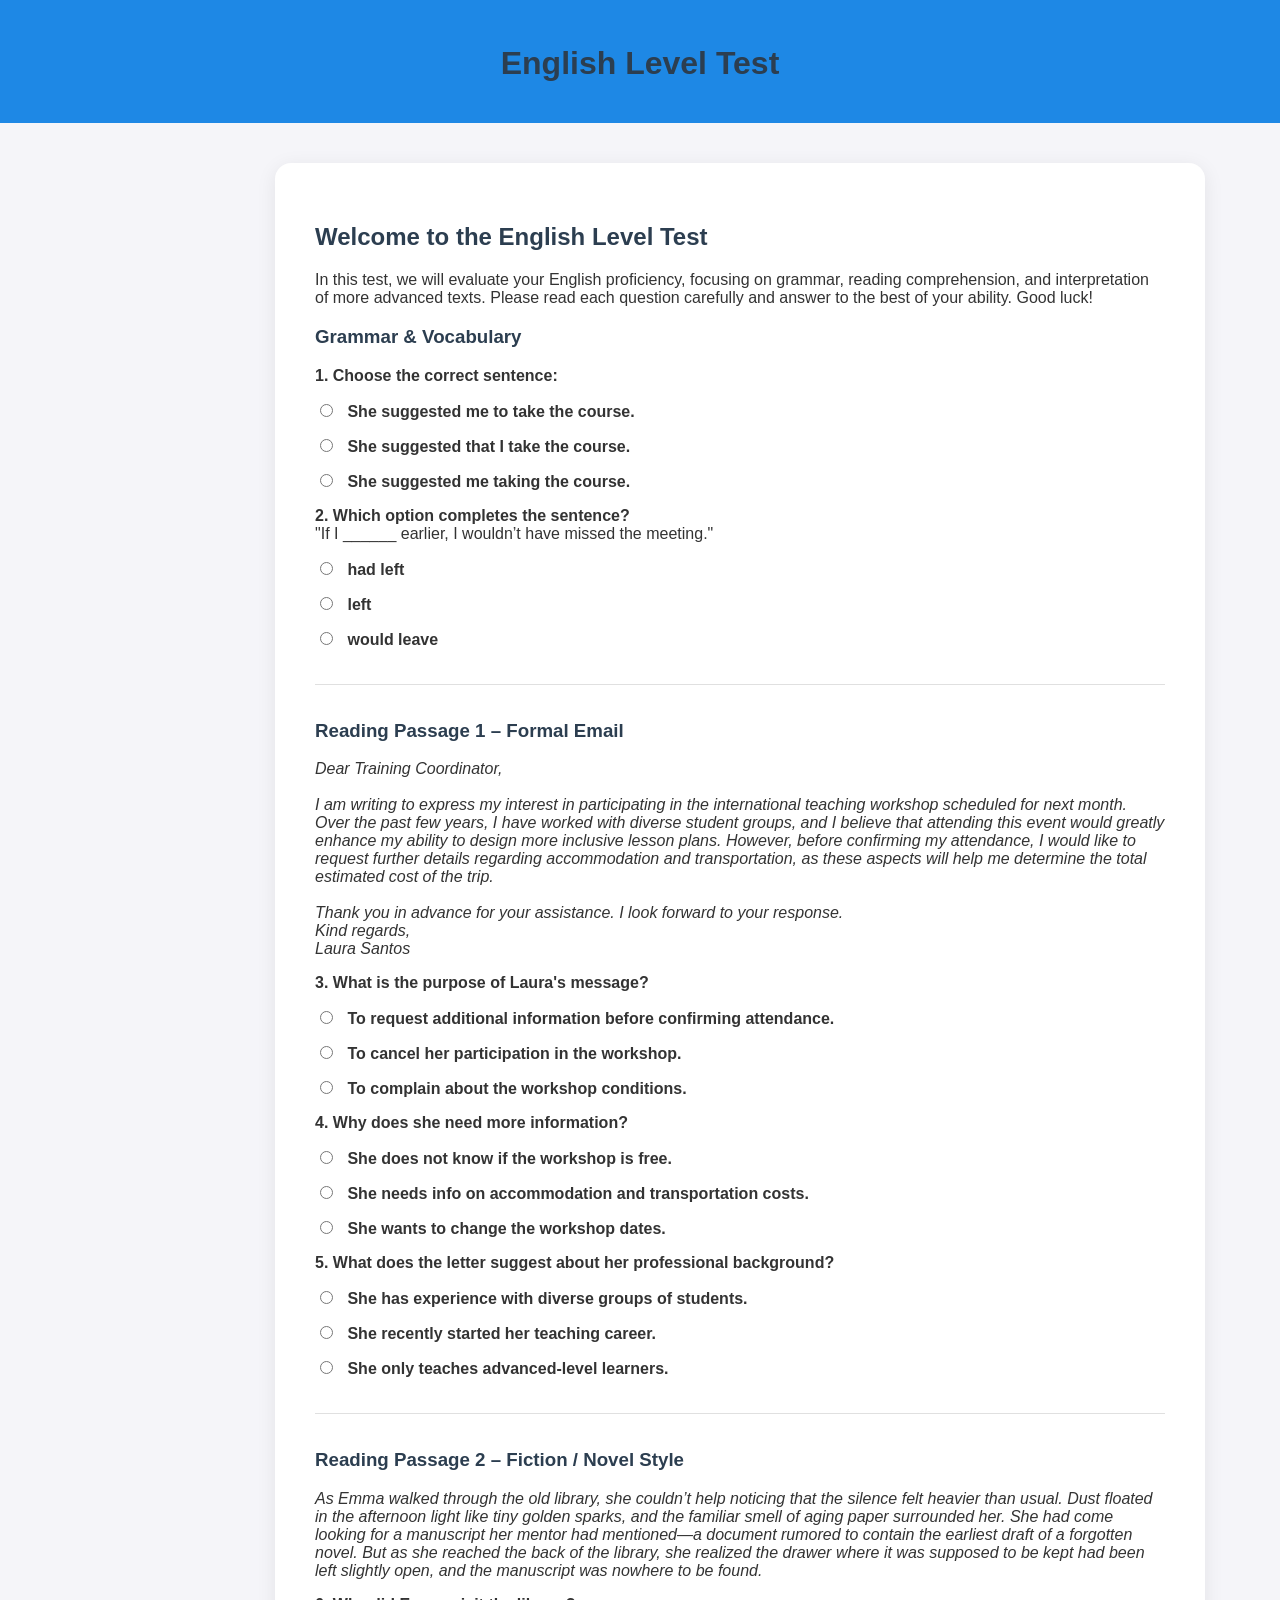
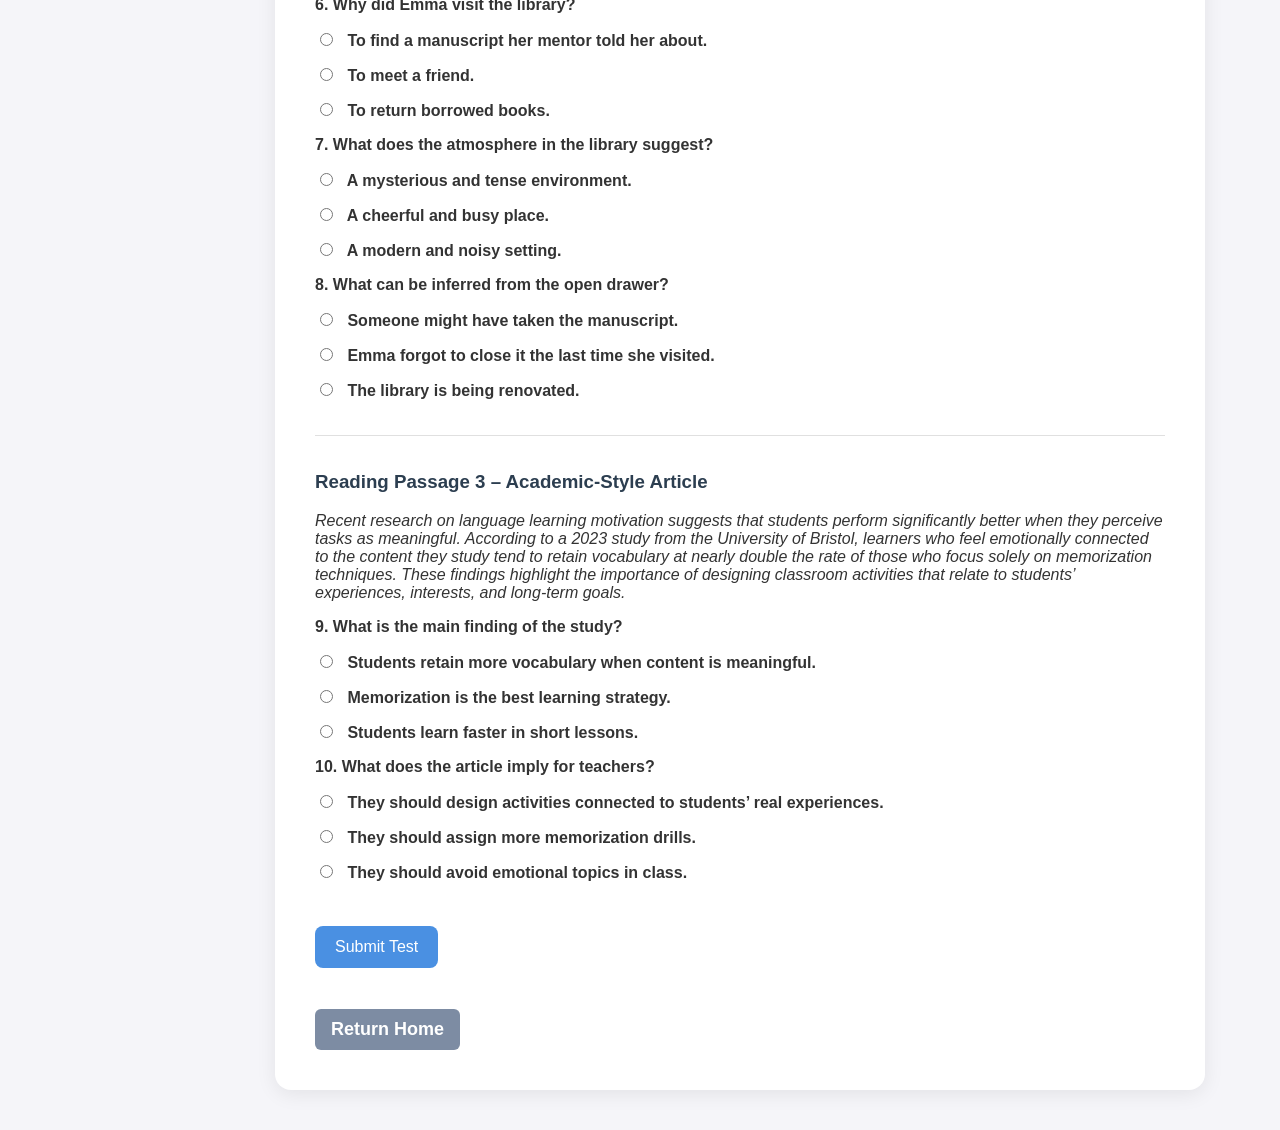
<file: test.html>
<!DOCTYPE html>
<html lang="en">
<head>
<meta charset="UTF-8" />
<meta name="viewport" content="width=device-width, initial-scale=1.0" />
<title>English Level Test</title>
<link rel="stylesheet" href="style.css" />
<style>
  body {
    background: #f5f5f9;
    font-family: Arial, sans-serif;
  }

  .container {
    max-width: 850px;
    margin: 40px auto;
    background: white;
    padding: 40px;
    border-radius: 16px;
    box-shadow: 0 4px 20px rgba(0, 0, 0, 0.08);
    position: relative;
    left: 50px; /* desplaza todo el contenido 5cm aprox */
  }

  h1, h2, h3 {
    color: #2c3e50;
  }

  button {
    background: #4a90e2;
    border: none;
    padding: 12px 20px;
    font-size: 16px;
    color: white;
    border-radius: 8px;
    cursor: pointer;
    margin-top: 20px;
    transition: 0.2s ease;
  }

  button:hover {
    background: #357ab8;
  }

  .btn {
    display: inline-block;
    margin-top: 25px;
    background: #7d8ca3;
    padding: 10px 16px;
    color: white;
    border-radius: 6px;
    text-decoration: none;
  }

  label {
    display: block;
    margin-bottom: 6px;
  }

  hr {
    margin: 35px 0;
    border: none;
    height: 1px;
    background: #e0e0e0;
  }
</style>
</head>

<body>
<header>
  <h1 style="text-align:center; margin-top:25px;">English Level Test</h1>
</header>

<section class="container">
<h2>Welcome to the English Level Test</h2>
<p>
In this test, we will evaluate your English proficiency, focusing on grammar, reading comprehension, and interpretation of more advanced texts.  
Please read each question carefully and answer to the best of your ability.  
Good luck!
</p>

<form id="quizForm">

<h3>Grammar & Vocabulary</h3>

<p><b>1. Choose the correct sentence:</b></p>
<label><input type="radio" name="q1" value="0"> She suggested me to take the course.</label>
<label><input type="radio" name="q1" value="1"> She suggested that I take the course.</label>
<label><input type="radio" name="q1" value="0"> She suggested me taking the course.</label>

<p><b>2. Which option completes the sentence?</b><br>
"If I ______ earlier, I wouldn’t have missed the meeting."</p>
<label><input type="radio" name="q2" value="1"> had left</label>
<label><input type="radio" name="q2" value="0"> left</label>
<label><input type="radio" name="q2" value="0"> would leave</label>

<hr>

<h3>Reading Passage 1 – Formal Email</h3>
<p><i>
Dear Training Coordinator,<br><br>
I am writing to express my interest in participating in the international teaching workshop scheduled for next month.  
Over the past few years, I have worked with diverse student groups, and I believe that attending this event would greatly enhance my ability to design more inclusive lesson plans.  
However, before confirming my attendance, I would like to request further details regarding accommodation and transportation, as these aspects will help me determine the total estimated cost of the trip.<br><br>
Thank you in advance for your assistance. I look forward to your response.<br>
Kind regards,<br>
Laura Santos
</i></p>

<p><b>3. What is the purpose of Laura's message?</b></p>
<label><input type="radio" name="q3" value="1"> To request additional information before confirming attendance.</label>
<label><input type="radio" name="q3" value="0"> To cancel her participation in the workshop.</label>
<label><input type="radio" name="q3" value="0"> To complain about the workshop conditions.</label>

<p><b>4. Why does she need more information?</b></p>
<label><input type="radio" name="q4" value="0"> She does not know if the workshop is free.</label>
<label><input type="radio" name="q4" value="1"> She needs info on accommodation and transportation costs.</label>
<label><input type="radio" name="q4" value="0"> She wants to change the workshop dates.</label>

<p><b>5. What does the letter suggest about her professional background?</b></p>
<label><input type="radio" name="q5" value="1"> She has experience with diverse groups of students.</label>
<label><input type="radio" name="q5" value="0"> She recently started her teaching career.</label>
<label><input type="radio" name="q5" value="0"> She only teaches advanced-level learners.</label>

<hr>

<h3>Reading Passage 2 – Fiction / Novel Style</h3>
<p><i>
As Emma walked through the old library, she couldn’t help noticing that the silence felt heavier than usual.  
Dust floated in the afternoon light like tiny golden sparks, and the familiar smell of aging paper surrounded her.  
She had come looking for a manuscript her mentor had mentioned—a document rumored to contain the earliest draft of a forgotten novel.  
But as she reached the back of the library, she realized the drawer where it was supposed to be kept had been left slightly open, and the manuscript was nowhere to be found.
</i></p>

<p><b>6. Why did Emma visit the library?</b></p>
<label><input type="radio" name="q6" value="1"> To find a manuscript her mentor told her about.</label>
<label><input type="radio" name="q6" value="0"> To meet a friend.</label>
<label><input type="radio" name="q6" value="0"> To return borrowed books.</label>

<p><b>7. What does the atmosphere in the library suggest?</b></p>
<label><input type="radio" name="q7" value="1"> A mysterious and tense environment.</label>
<label><input type="radio" name="q7" value="0"> A cheerful and busy place.</label>
<label><input type="radio" name="q7" value="0"> A modern and noisy setting.</label>

<p><b>8. What can be inferred from the open drawer?</b></p>
<label><input type="radio" name="q8" value="1"> Someone might have taken the manuscript.</label>
<label><input type="radio" name="q8" value="0"> Emma forgot to close it the last time she visited.</label>
<label><input type="radio" name="q8" value="0"> The library is being renovated.</label>

<hr>

<h3>Reading Passage 3 – Academic-Style Article</h3>
<p><i>
Recent research on language learning motivation suggests that students perform significantly better when they perceive tasks as meaningful.  
According to a 2023 study from the University of Bristol, learners who feel emotionally connected to the content they study tend to retain vocabulary at nearly double the rate of those who focus solely on memorization techniques.  
These findings highlight the importance of designing classroom activities that relate to students’ experiences, interests, and long-term goals.
</i></p>

<p><b>9. What is the main finding of the study?</b></p>
<label><input type="radio" name="q9" value="1"> Students retain more vocabulary when content is meaningful.</label>
<label><input type="radio" name="q9" value="0"> Memorization is the best learning strategy.</label>
<label><input type="radio" name="q9" value="0"> Students learn faster in short lessons.</label>

<p><b>10. What does the article imply for teachers?</b></p>
<label><input type="radio" name="q10" value="1"> They should design activities connected to students’ real experiences.</label>
<label><input type="radio" name="q10" value="0"> They should assign more memorization drills.</label>
<label><input type="radio" name="q10" value="0"> They should avoid emotional topics in class.</label>

<br>
<button type="button" onclick="calculateScore()">Submit Test</button>
</form>

<p id="result"></p>

<a href="index.html" class="btn">Return Home</a>
</section>

<script src="script.js"></script>
</body>
</html>
</file>
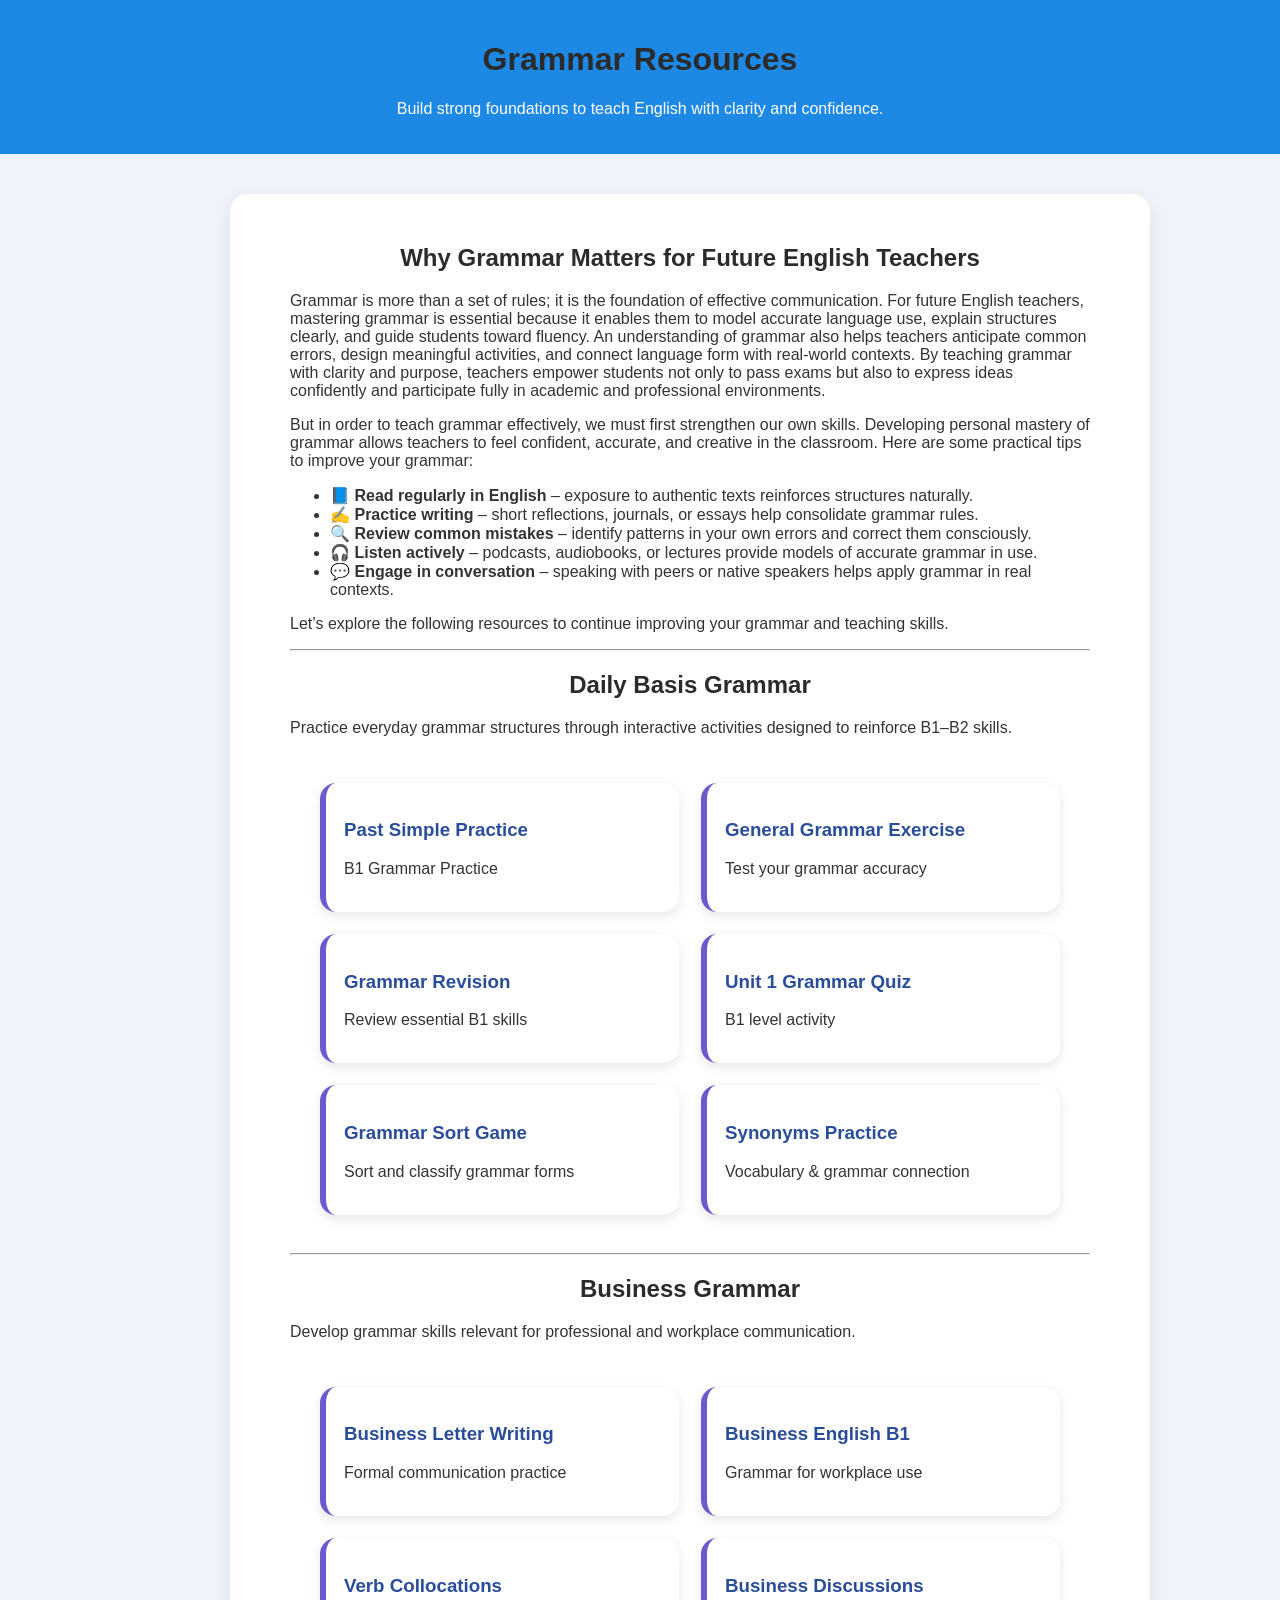
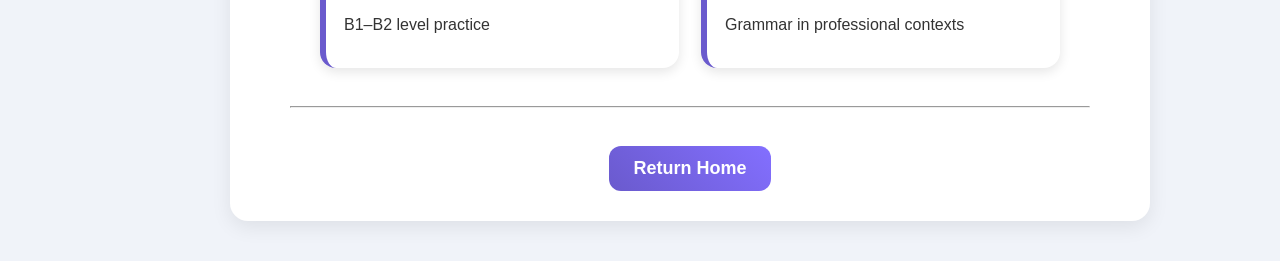
<file: activities/grammar.html>
<!DOCTYPE html>
<html lang="en">
<head>
<meta charset="UTF-8">
<meta name="viewport" content="width=device-width, initial-scale=1.0">
<title>Grammar Resources</title>
<link rel="stylesheet" href="../style.css">

<style>
    /* Mejor separación del contenido */
    .container {
        padding-left: 60px;
        padding-right: 60px;
    }

    /* Estilo más moderno para los títulos */
    h1, h2 {
        text-align: center;
        color: #2b2b2b;
        font-weight: 700;
    }

    /* Botones estilo Vocabulary */
    .btn {
        display: inline-block;
        background: linear-gradient(45deg, #6a5acd, #836fff);
        color: white;
        padding: 12px 24px;
        border-radius: 12px;
        font-weight: bold;
        text-decoration: none;
        transition: 0.3s ease;
        text-align: center;
        margin-top: 30px;
    }

    .btn:hover {
        background: linear-gradient(45deg, #5848c2, #6a5acd);
        transform: scale(1.05);
    }

    /* Tarjetas con colores como Vocabulary */
    .card {
        background: white;
        border-radius: 16px;
        padding: 18px;
        box-shadow: 0 4px 12px rgba(0,0,0,0.1);
        transition: 0.3s ease;
        border-left: 6px solid #6a5acd;
    }

    .card:hover {
        transform: translateY(-5px);
        box-shadow: 0 6px 18px rgba(0,0,0,0.15);
    }

    /* Grid más limpio */
    .grid {
        display: grid;
        grid-template-columns: repeat(auto-fit, minmax(260px, 1fr));
        gap: 22px;
    }

</style>

</head>

<body>

<header>
<h1>Grammar Resources</h1>
<p>Build strong foundations to teach English with clarity and confidence.</p>
</header>

<section class="container">

<h2>Why Grammar Matters for Future English Teachers</h2>

<p>
Grammar is more than a set of rules; it is the foundation of effective communication. 
For future English teachers, mastering grammar is essential because it enables them to model accurate language use, explain structures clearly, and guide students toward fluency.
An understanding of grammar also helps teachers anticipate common errors, design meaningful activities, and connect language form with real-world contexts.
By teaching grammar with clarity and purpose, teachers empower students not only to pass exams but also to express ideas confidently and participate fully in academic and professional environments.
</p>

<p>
But in order to teach grammar effectively, we must first strengthen our own skills. 
Developing personal mastery of grammar allows teachers to feel confident, accurate, and creative in the classroom.  
Here are some practical tips to improve your grammar:
</p>

<ul>
<li>📘 <strong>Read regularly in English</strong> – exposure to authentic texts reinforces structures naturally.</li>
<li>✍️ <strong>Practice writing</strong> – short reflections, journals, or essays help consolidate grammar rules.</li>
<li>🔍 <strong>Review common mistakes</strong> – identify patterns in your own errors and correct them consciously.</li>
<li>🎧 <strong>Listen actively</strong> – podcasts, audiobooks, or lectures provide models of accurate grammar in use.</li>
<li>💬 <strong>Engage in conversation</strong> – speaking with peers or native speakers helps apply grammar in real contexts.</li>
</ul>

<p>Let’s explore the following resources to continue improving your grammar and teaching skills.</p>

<hr>


<!-- DAILY BASIS GRAMMAR SECTION -->
<h2>Daily Basis Grammar</h2>
<p>Practice everyday grammar structures through interactive activities designed to reinforce B1–B2 skills.</p>

<div class="grid">

<div class="card" onclick="window.open('https://wordwall.net/resource/101725692/english/b1-grammar-practice-business-people-past-simple')">
<h3>Past Simple Practice</h3>
<p>B1 Grammar Practice</p>
</div>

<div class="card" onclick="window.open('https://wordwall.net/resource/50918/english/grammar-exercise')">
<h3>General Grammar Exercise</h3>
<p>Test your grammar accuracy</p>
</div>

<div class="card" onclick="window.open('https://wordwall.net/resource/72518080/b1-grammar-revision')">
<h3>Grammar Revision</h3>
<p>Review essential B1 skills</p>
</div>

<div class="card" onclick="window.open('https://wordwall.net/resource/92780868/b1-unit-1-a-grammar')">
<h3>Unit 1 Grammar Quiz</h3>
<p>B1 level activity</p>
</div>

<div class="card" onclick="window.open('https://wordwall.net/resource/61297/english/grammar-sort')">
<h3>Grammar Sort Game</h3>
<p>Sort and classify grammar forms</p>
</div>

<div class="card" onclick="window.open('https://wordwall.net/resource/22378960/english/synonyms')">
<h3>Synonyms Practice</h3>
<p>Vocabulary & grammar connection</p>
</div>

</div>

<hr>


<!-- BUSINESS GRAMMAR SECTION -->
<h2>Business Grammar</h2>
<p>Develop grammar skills relevant for professional and workplace communication.</p>

<div class="grid">

<div class="card" onclick="window.open('https://wordwall.net/es/resource/14281583/ctae-business/business-letter')">
<h3>Business Letter Writing</h3>
<p>Formal communication practice</p>
</div>

<div class="card" onclick="window.open('https://wordwall.net/es/resource/7602951/business-english-b1')">
<h3>Business English B1</h3>
<p>Grammar for workplace use</p>
</div>

<div class="card" onclick="window.open('https://wordwall.net/es/resource/98016970/b1-verb-collocations-business-english')">
<h3>Verb Collocations</h3>
<p>B1–B2 level practice</p>
</div>

<div class="card" onclick="window.open('https://wordwall.net/es/resource/70028316/discussions-business-english-b1-b2')">
<h3>Business Discussions</h3>
<p>Grammar in professional contexts</p>
</div>

</div>

<hr>

<div style="text-align:center;">
<a href="../index.html" class="btn">Return Home</a>
</div>

</section>

</body>
</html>
</file>
<file: style.css>
/* ================================
   🔷 GENERAL
==================================*/
body {
    margin: 0;
    font-family: "Inter", Arial, sans-serif;
    background: #f0f3f9;
    color: #333;
}

header {
    background: #1e88e5;
    color: white;
    padding: 20px;
    text-align: center;
}

nav a {
    margin: 0 10px;
    color: white;
    text-decoration: none;
    font-weight: bold;
}

/* ================================
   🔷 HERO SECTION
==================================*/
.hero {
    text-align: center;
    padding: 40px;
    background: #e3f2fd;
}

/* ================================
   🔷 BUTTONS
==================================*/
button {
    background: #1e88e5;
    color: white;
    padding: 10px 20px;
    border: none;
    cursor: pointer;
    font-size: 16px;
    border-radius: 5px;
}

.btn {
    display: inline-block;
    padding: 12px 24px;
    background-color: #1e88e5;
    color: white;
    text-decoration: none;
    font-size: 18px;
    border-radius: 8px;
    font-weight: bold;
    transition: background 0.3s ease, transform 0.2s ease;
}

.btn:hover {
    background-color: #1565c0;
    transform: translateY(-2px);
}

/* ================================
   🔷 GRID CARDS (Index)
==================================*/
.grid {
    display: grid;
    grid-template-columns: repeat(auto-fit, minmax(250px, 1fr));
    gap: 20px;
    padding: 30px;
}

.card {
    background: white;
    padding: 20px;
    border-radius: 10px;
    box-shadow: 0 4px 10px rgba(0,0,0,0.1);
    cursor: pointer;
    transition: 0.2s;
}

.card:hover {
    transform: scale(1.03);
}

/* ================================
   🔷 FOOTER
==================================*/
footer {
    text-align: center;
    padding: 20px;
    background: #1e88e5;
    color: white;
    margin-top: 40px;
}

/* ================================
   🔷 TEST PAGE DESIGN
==================================*/
.container {
    max-width: 800px;
    margin: 40px auto;
    padding: 30px;
    background: white;
    border-radius: 18px;
    box-shadow: 0 6px 20px rgba(0,0,0,0.08);
    transform: translateX(50px); /* ⬅️ mueve todo 5 cm aprox a la derecha */
}

/* TITLES */
.title, h1, h2, h3 {
    color: #2a4d9b;
}

.title {
    font-size: 2rem;
    text-align: center;
}

.subtitle {
    text-align: center;
    font-size: 1.1rem;
    color: #555;
    margin-bottom: 30px;
}

/* INTRO BOX */
.intro-box {
    background: #e8efff;
    padding: 18px 20px;
    border-left: 6px solid #2a4d9b;
    border-radius: 10px;
    margin-bottom: 25px;
}

/* QUESTIONS */
label {
    display: block;
    margin-top: 15px;
    font-weight: 600;
}

input[type="radio"] {
    margin-right: 10px;
}

/* TEXT INPUTS */
textarea, input[type="text"] {
    width: 100%;
    padding: 12px;
    border: 1px solid #ccc;
    border-radius: 10px;
    margin-top: 8px;
}

/* RESULT BOX */
.result-box {
    margin-top: 30px;
    padding: 20px;
    background: #e8f8e2;
    border-left: 6px solid #4CAF50;
    border-radius: 10px;
    font-size: 1.2rem;
    font-weight: 600;
}
</file>
